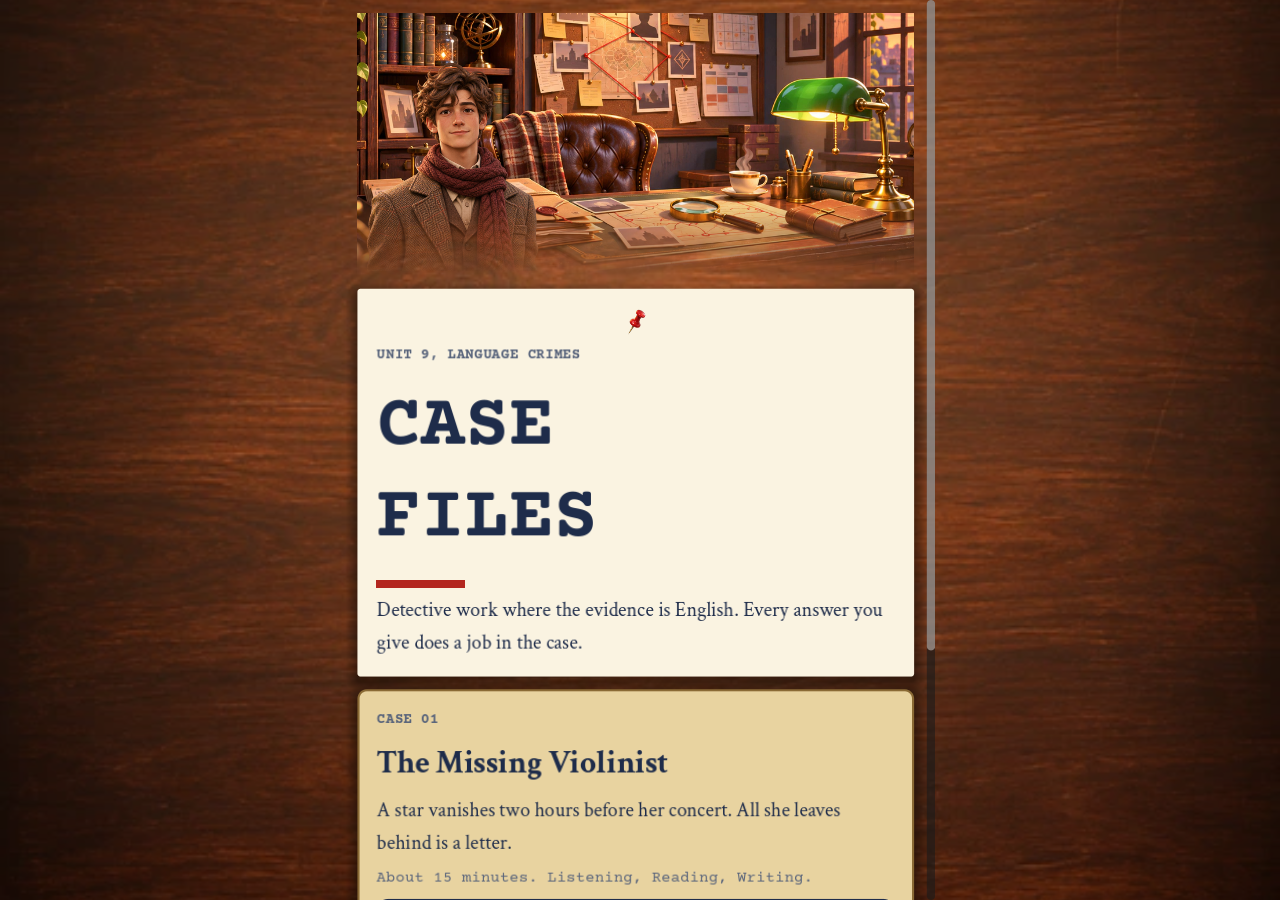
<file: index.html>
<!DOCTYPE html>
<html lang="en">
	<head>
		<meta charset="utf-8">
		<meta name="viewport" content="width=device-width, user-scalable=no, initial-scale=1.0">
		<title>Case Files</title>
		<style>
html, body, #canvas {
	margin: 0;
	padding: 0;
	border: 0;
}

body {
	color: white;
	background-color: black;
	overflow: hidden;
	touch-action: none;
}

#canvas {
	display: block;
}

#canvas:focus {
	outline: none;
}

#status, #status-splash, #status-progress {
	position: absolute;
	left: 0;
	right: 0;
}

#status, #status-splash {
	top: 0;
	bottom: 0;
}

#status {
	background-color: #f1e4c6;
	display: flex;
	flex-direction: column;
	justify-content: center;
	align-items: center;
	visibility: hidden;
}

#status-splash {
	max-height: 100%;
	max-width: 100%;
	margin: auto;
}

#status-splash.show-image--false {
	display: none;
}

#status-splash.fullsize--true {
	height: 100%;
	width: 100%;
	object-fit: contain;
}

#status-splash.use-filter--false {
	image-rendering: pixelated;
}

#status-progress, #status-notice {
	display: none;
}

#status-progress {
	bottom: 10%;
	width: 50%;
	margin: 0 auto;
}

#status-notice {
	background-color: #5b3943;
	border-radius: 0.5rem;
	border: 1px solid #9b3943;
	color: #e0e0e0;
	font-family: 'Noto Sans', 'Droid Sans', Arial, sans-serif;
	line-height: 1.3;
	margin: 0 2rem;
	overflow: hidden;
	padding: 1rem;
	text-align: center;
	z-index: 1;
}
		</style>
		<link id="-gd-engine-icon" rel="icon" type="image/png" href="index.icon.png" />
<link rel="apple-touch-icon" href="index.apple-touch-icon.png"/>
<meta name="theme-color" content="#d8c39a">
<style>
  @font-face { font-family: "CF Hand"; src: url("godot/assets/fonts/Kalam-Regular.ttf"); font-display: swap; }
  html, body { background: #d8c39a; overscroll-behavior: none; }
  /* Real text boxes laid over the canvas, so the phone keyboard opens the normal way. */
  .cf-input { position: fixed; z-index: 5; box-sizing: border-box; margin: 0; padding: 0 4px; border: 0; border-radius: 0; outline: none;
    background: transparent; color: #23447c; font-family: "CF Hand", "Bradley Hand", "Segoe Print", cursive; -webkit-appearance: none; appearance: none; }
  .cf-input:focus { background: rgba(255, 255, 255, .75); }
  .cf-input.caps { text-transform: uppercase; font-family: "Courier New", monospace; font-weight: 700; color: #1c2530; }
</style>
<script>
/* Bridge between the Godot game and the browser: speech for calls, typed answers, clipboard. */
(function () {
  'use strict';
  var synth = window.speechSynthesis, hasSpeech = !!(synth && window.SpeechSynthesisUtterance), voices = [], keep = [];
  function loadVoices() { try { voices = synth.getVoices() || []; } catch (e) {} }
  if (hasSpeech) { loadVoices(); if (synth.addEventListener) synth.addEventListener('voiceschanged', loadVoices); }
  // Phones only allow speech that was first started inside a tap, so unlock it on the first touch.
  var unlocked = false;
  function unlock() {
    if (unlocked || !hasSpeech) return; unlocked = true;
    try { var u = new SpeechSynthesisUtterance(' '); u.volume = 0; synth.speak(u); } catch (e) {}
  }
  window.addEventListener('pointerdown', unlock, true); window.addEventListener('touchend', unlock, true);

  function pick(prefer) {
    var gb = voices.filter(function (v) { return /^en[-_]GB/i.test(v.lang); });
    var pool = gb.length ? gb : voices.filter(function (v) { return /^en/i.test(v.lang); });
    if (!pool.length) return null;
    var fem = /female|kate|serena|martha|hazel|susan|libby|sonia|maisie|stephanie|fiona|moira|amy|emma/i;
    var mal = /\bmale|daniel|arthur|george|oliver|ryan|thomas|malcolm|gordon|brian/i;
    var want = prefer === 'male' ? pool.filter(function (v) { return mal.test(v.name) && !/female/i.test(v.name); }) : pool.filter(function (v) { return fem.test(v.name); });
    if (want.length) return want[0];
    return prefer === 'male' && pool.length > 1 ? pool[1] : pool[0];
  }

  window.cfSpeech = {
    state: 'idle', line: 0,
    /** Speaks the lines in order with a British voice. state ends as "done" (audio played) or "fail" (no voice). */
    speak: function (json) {
      var o = JSON.parse(json), self = this, lines = o.lines, done = false, started = false, t0 = Date.now(), w1, w2;
      var chars = lines.join(' ').length;
      self.state = 'playing'; self.line = 0;
      function finish(ok) { if (done) return; done = true; clearTimeout(w1); clearTimeout(w2); keep = []; self.state = ok ? 'done' : 'fail'; }
      if (!hasSpeech) { finish(false); return; }
      try {
        if (synth.speaking || synth.pending) synth.cancel();
        if (synth.paused) synth.resume();
        var voice = pick(o.prefer);
        keep = lines.map(function (text, i) {
          var u = new SpeechSynthesisUtterance(text);
          u.lang = 'en-GB'; if (voice) u.voice = voice; u.rate = o.rate || 0.95; u.pitch = o.pitch || 1;
          u.onstart = function () { started = true; self.line = i; };
          u.onerror = function (e) { if (e.error === 'interrupted' || e.error === 'canceled') finish(started); else finish(false); };
          if (i === lines.length - 1) u.onend = function () { finish(Date.now() - t0 > Math.min(1500, chars * 8)); };
          return u;
        });
        keep.forEach(function (u) { synth.speak(u); });
      } catch (e) { finish(false); return; }
      w1 = setTimeout(function () { if (!started) { try { synth.cancel(); } catch (e) {} finish(false); } }, 5000);
      w2 = setTimeout(function () { finish(true); }, chars * 120 + 15000);
    },
    stop: function () { try { if (hasSpeech) synth.cancel(); } catch (e) {} this.state = 'idle'; }
  };

  var inputs = {};
  window.cfInput = {
    /** Places one text box per field over the canvas. Rects are fractions of the canvas. Returns the current values. */
    sync: function (json) {
      var list = JSON.parse(json), canvas = document.getElementById('canvas') || document.querySelector('canvas');
      var r = canvas.getBoundingClientRect(), seen = {}, out = {};
      list.forEach(function (f) {
        var el = inputs[f.id];
        if (!el) {
          el = document.createElement('input');
          el.type = 'text'; el.className = 'cf-input' + (f.caps ? ' caps' : ''); el.id = 'cf-' + f.id;
          el.autocomplete = 'off'; el.spellcheck = false; el.setAttribute('autocapitalize', f.caps ? 'characters' : 'off'); el.setAttribute('autocorrect', 'off');
          el.setAttribute('aria-label', f.label || f.id); el.setAttribute('enterkeyhint', 'done');
          el.value = f.value || '';
          el.addEventListener('keydown', function (e) { if (e.key === 'Enter') el.blur(); e.stopPropagation(); });
          ['keyup', 'keypress', 'pointerdown', 'mousedown', 'touchstart'].forEach(function (t) { el.addEventListener(t, function (e) { e.stopPropagation(); }); });
          document.body.appendChild(el); inputs[f.id] = el;
        }
        el.style.left = (r.left + f.x * r.width) + 'px'; el.style.top = (r.top + f.y * r.height) + 'px';
        el.style.width = (f.w * r.width) + 'px'; el.style.height = (f.h * r.height) + 'px';
        el.style.fontSize = (f.size * r.height) + 'px';
        el.style.display = f.show ? '' : 'none';
        el.disabled = !!f.locked;
        if (f.force != null && el.value !== f.force) el.value = f.force;
        seen[f.id] = true; out[f.id] = el.value;
      });
      Object.keys(inputs).forEach(function (id) { if (!seen[id]) { inputs[id].remove(); delete inputs[id]; } });
      return JSON.stringify(out);
    }
  };

  window.cfCopy = function (text) { try { navigator.clipboard.writeText(text); return true; } catch (e) { return false; } };
  window.cfTestMode = /[?&]cftest/.test(location.search);
})();
</script>

	</head>
	<body>
		<canvas id="canvas">
			Your browser does not support the canvas tag.
		</canvas>

		<noscript>
			Your browser does not support JavaScript.
		</noscript>

		<div id="status">
			<img id="status-splash" class="show-image--true fullsize--false use-filter--true" src="index.png" alt="">
			<progress id="status-progress"></progress>
			<div id="status-notice"></div>
		</div>

		<script src="index.js"></script>
		<script>
const GODOT_CONFIG = {"args":[],"canvasResizePolicy":2,"emscriptenPoolSize":8,"ensureCrossOriginIsolationHeaders":true,"executable":"index","experimentalVK":false,"fileSizes":{"index.pck":8323628,"index.wasm":37685705},"focusCanvas":true,"gdextensionLibs":[],"godotPoolSize":4};
const GODOT_THREADS_ENABLED = false;
const engine = new Engine(GODOT_CONFIG);

(function () {
	const statusOverlay = document.getElementById('status');
	const statusProgress = document.getElementById('status-progress');
	const statusNotice = document.getElementById('status-notice');

	let initializing = true;
	let statusMode = '';

	function setStatusMode(mode) {
		if (statusMode === mode || !initializing) {
			return;
		}
		if (mode === 'hidden') {
			statusOverlay.remove();
			initializing = false;
			return;
		}
		statusOverlay.style.visibility = 'visible';
		statusProgress.style.display = mode === 'progress' ? 'block' : 'none';
		statusNotice.style.display = mode === 'notice' ? 'block' : 'none';
		statusMode = mode;
	}

	function setStatusNotice(text) {
		while (statusNotice.lastChild) {
			statusNotice.removeChild(statusNotice.lastChild);
		}
		const lines = text.split('\n');
		lines.forEach((line) => {
			statusNotice.appendChild(document.createTextNode(line));
			statusNotice.appendChild(document.createElement('br'));
		});
	}

	function displayFailureNotice(err) {
		console.error(err);
		if (err instanceof Error) {
			setStatusNotice(err.message);
		} else if (typeof err === 'string') {
			setStatusNotice(err);
		} else {
			setStatusNotice('An unknown error occurred.');
		}
		setStatusMode('notice');
		initializing = false;
	}

	const missing = Engine.getMissingFeatures({
		threads: GODOT_THREADS_ENABLED,
	});

	if (missing.length !== 0) {
		if (GODOT_CONFIG['serviceWorker'] && GODOT_CONFIG['ensureCrossOriginIsolationHeaders'] && 'serviceWorker' in navigator) {
			let serviceWorkerRegistrationPromise;
			try {
				serviceWorkerRegistrationPromise = navigator.serviceWorker.getRegistration();
			} catch (err) {
				serviceWorkerRegistrationPromise = Promise.reject(new Error('Service worker registration failed.'));
			}
			// There's a chance that installing the service worker would fix the issue
			Promise.race([
				serviceWorkerRegistrationPromise.then((registration) => {
					if (registration != null) {
						return Promise.reject(new Error('Service worker already exists.'));
					}
					return registration;
				}).then(() => engine.installServiceWorker()),
				// For some reason, `getRegistration()` can stall
				new Promise((resolve) => {
					setTimeout(() => resolve(), 2000);
				}),
			]).then(() => {
				// Reload if there was no error.
				window.location.reload();
			}).catch((err) => {
				console.error('Error while registering service worker:', err);
			});
		} else {
			// Display the message as usual
			const missingMsg = 'Error\nThe following features required to run Godot projects on the Web are missing:\n';
			displayFailureNotice(missingMsg + missing.join('\n'));
		}
	} else {
		setStatusMode('progress');
		engine.startGame({
			'onProgress': function (current, total) {
				if (current > 0 && total > 0) {
					statusProgress.value = current;
					statusProgress.max = total;
				} else {
					statusProgress.removeAttribute('value');
					statusProgress.removeAttribute('max');
				}
			},
		}).then(() => {
			setStatusMode('hidden');
		}, displayFailureNotice);
	}
}());
		</script>
	</body>
</html>
</file>
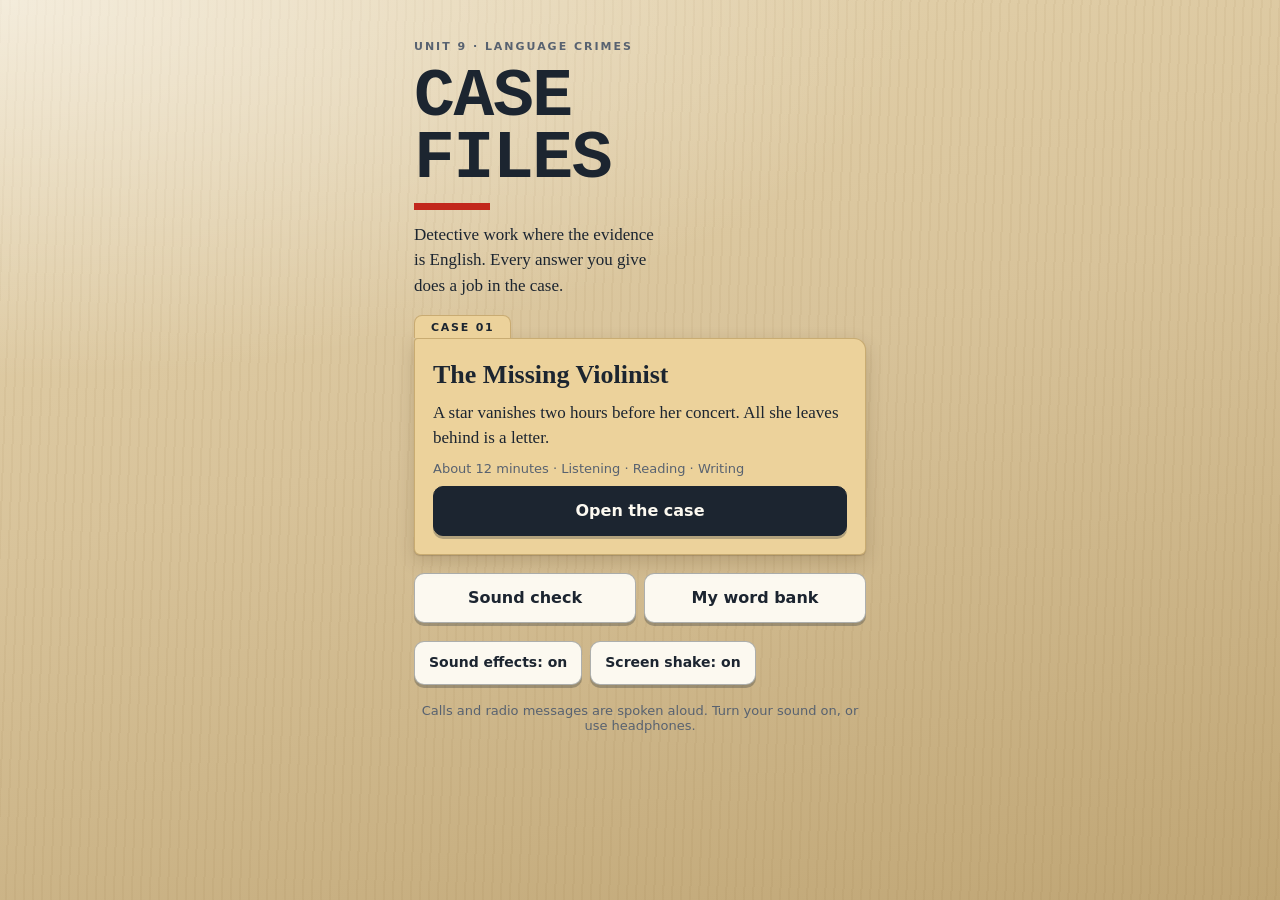
<file: legacy-html/index.html>
<!doctype html>
<html lang="en">
<head>
  <meta charset="utf-8">
  <meta name="viewport" content="width=device-width, initial-scale=1, viewport-fit=cover">
  <meta name="theme-color" content="#d8c39a">
  <title>Case Files</title>
  <meta name="description" content="An IELTS practice game disguised as detective work.">
  <link rel="stylesheet" href="css/style.css">
</head>
<body>
  <div id="app">
    <header id="bar" hidden>
      <div class="bar-title">
        <span id="bar-case"></span>
        <b id="bar-scene"></b>
      </div>
      <button id="clock" type="button" aria-label="Case clock">
        <svg viewBox="0 0 24 24" aria-hidden="true"><circle cx="12" cy="12" r="10"/><path d="M12 3.2v1.6M12 19.2v1.6M3.2 12h1.6M19.200 12h1.6"/><line id="hand-h" x1="12" y1="12" x2="12" y2="7.200"/><line id="hand-m" x1="12" y1="12" x2="12" y2="4.600"/><circle class="hub" cx="12" cy="12" r="1.100"/></svg>
        <span><b id="clock-time"></b><small id="clock-sub"></small></span>
      </button>
      <button id="btn-hint" type="button"><span>Ask Sam</span><span id="hint-pips"></span></button>
      <button id="btn-notebook" type="button" aria-label="Notebook">
        <svg viewBox="0 0 24 24" aria-hidden="true"><path d="M6 3h11a2 2 0 0 1 2 2v14a2 2 0 0 1-2 2H6z"/><path d="M6 3v18M3 7h3M3 12h3M3 17h3M10 8h5M10 12h5"/></svg>
      </button>
      <div id="progress" aria-hidden="true"></div>
    </header>
    <div id="place" aria-hidden="true"><div id="place-art"></div></div>
    <div id="prop"></div>
    <main id="stage"></main>
    <footer id="tray" hidden></footer>
    <div id="dialogue" hidden></div>
    <div id="sheet" hidden></div>
    <div id="wipe" hidden></div>
    <div id="stamp-layer" aria-live="polite"></div>
    <div id="toasts" aria-live="polite"></div>
  </div>
  <noscript>Case Files needs JavaScript to run.</noscript>

  <script src="js/engine.js"></script>
  <script src="js/feel.js"></script>
  <script src="js/scenes.js"></script>
  <!-- Each case is one data file. Add new cases here. -->
  <script src="cases/missing-violinist.js"></script>
  <script>CaseFiles.boot();</script>
</body>
</html>
</file>
<file: legacy-html/css/style.css>
/* CASE FILES — a detective's desk in daylight: paper, ink, and one red for evidence. */

:root {
  --desk: #d8c39a;
  --desk-dark: #bfa574;
  --paper: #fcf9f0;
  --paper-2: #f3ecda;
  --manila: #ecd29b;
  --ink: #1c2530;
  --ink-soft: #586270;
  --rule: #d6ccb4;
  --red: #c2271c;
  --red-soft: #f6dcd6;
  --blue: #23447c;
  --green: #dfe8cf;
  --serif: "Iowan Old Style", "Palatino Linotype", Palatino, Georgia, "Noto Serif", serif;
  --type: "Courier Prime", "Courier New", Courier, "Nimbus Mono PS", monospace;
  --hand: "Bradley Hand", "Segoe Print", "Noteworthy", "Comic Sans MS", cursive;
  --sans: system-ui, -apple-system, "Segoe UI", Roboto, "Helvetica Neue", Arial, sans-serif;
  --shadow: 0 1px 1px rgba(60, 40, 10, .18), 0 6px 18px rgba(60, 40, 10, .18);
}

* { box-sizing: border-box; -webkit-tap-highlight-color: transparent; }
[hidden] { display: none !important; }
html, body { height: 100%; margin: 0; }
body {
  font: 17px/1.5 var(--serif); color: var(--ink);
  background:
    radial-gradient(120% 70% at 0% 0%, rgba(255, 255, 255, .55), transparent 60%),
    repeating-linear-gradient(92deg, rgba(120, 85, 35, .05) 0 2px, transparent 2px 9px),
    linear-gradient(165deg, #e6d5b0, var(--desk) 45%, var(--desk-dark));
  background-attachment: fixed;
  overscroll-behavior: none;
}
button, input { font: inherit; color: inherit; }
button { cursor: pointer; touch-action: manipulation; }
h1, h2, h3, h4, p { margin: 0; }
em { font-style: normal; font-weight: 700; color: var(--red); }

#app {
  position: relative; display: flex; flex-direction: column;
  height: 100vh; height: 100dvh; max-width: 540px; margin: 0 auto; overflow: hidden;
}

/* ───── top bar ───── */
#bar {
  flex: none; display: grid; grid-template-columns: 1fr auto auto auto; gap: 6px; align-items: center;
  padding: 8px 10px 10px; padding-top: max(8px, env(safe-area-inset-top));
  background: var(--manila); border-bottom: 1px solid rgba(90, 60, 10, .35);
  box-shadow: 0 2px 8px rgba(60, 40, 10, .18); position: relative; z-index: 5;
}
.bar-title { min-width: 0; line-height: 1.15; }
.bar-title span { display: block; font: 700 10px/1.2 var(--sans); letter-spacing: .14em; text-transform: uppercase; color: var(--ink-soft); }
.bar-title b { display: block; font-size: 15px; white-space: nowrap; overflow: hidden; text-overflow: ellipsis; }
#bar button {
  min-height: 44px; border: 1px solid rgba(28, 37, 48, .35); border-radius: 8px; background: var(--paper);
  padding: 4px 8px; display: flex; align-items: center; gap: 6px;
}
#bar svg { width: 22px; height: 22px; fill: none; stroke: currentColor; stroke-width: 1.7; stroke-linecap: round; stroke-linejoin: round; flex: none; }
#clock span { display: flex; flex-direction: column; line-height: 1.05; text-align: left; }
#clock b { font: 700 15px var(--type); white-space: nowrap; }
#clock small { font: 10px var(--sans); color: var(--ink-soft); white-space: nowrap; }
#clock.tight { border-color: var(--red); }
#clock.late { background: var(--red); color: #fff; border-color: var(--red); }
#clock.late small { color: #fff; }
#clock.hit { animation: hit .7s; }
@keyframes hit { 0%, 60% { background: var(--red); color: #fff; transform: scale(1.12); } 100% { transform: none; } }
#btn-hint { flex-direction: column; gap: 3px !important; font: 700 12px var(--sans); }
#btn-hint span:first-child { white-space: nowrap; }
#hint-pips { display: flex; gap: 4px; }
#hint-pips i { width: 9px; height: 9px; border-radius: 50%; border: 1.5px solid var(--ink); }
#hint-pips i.on { background: var(--ink); }
#btn-notebook { position: relative; }
#btn-notebook.ping::after { content: ""; position: absolute; top: -4px; right: -4px; width: 12px; height: 12px; border-radius: 50%; background: var(--red); border: 2px solid var(--manila); }
#progress { position: absolute; left: 0; right: 0; bottom: 0; display: flex; gap: 2px; height: 3px; }
#progress i { flex: 1; background: rgba(28, 37, 48, .16); }
#progress i.done { background: var(--ink); }
#progress i.now { background: var(--red); }

/* ───── stage and tray ───── */
#stage { flex: 1; overflow-y: auto; padding: 14px 12px 28px; -webkit-overflow-scrolling: touch; }
#tray {
  flex: none; padding: 10px 12px; padding-bottom: max(10px, env(safe-area-inset-bottom));
  background: rgba(252, 249, 240, .96); border-top: 1px solid rgba(90, 60, 10, .3);
  box-shadow: 0 -4px 14px rgba(60, 40, 10, .14); display: flex; flex-direction: column; gap: 8px;
  max-height: 62%; overflow-y: auto; z-index: 4;
}
.tray-note, .options-prompt { font: 14px/1.35 var(--sans); text-align: center; color: var(--ink-soft); padding: 4px 0; }
.tray-note b { color: var(--ink); }

.btn {
  min-height: 50px; padding: 10px 16px; border-radius: 10px; border: 1.5px solid var(--ink);
  background: var(--paper); font: 700 16px/1.2 var(--sans); text-align: center; width: 100%;
}
.btn.primary { background: var(--ink); color: var(--paper); }
.btn.primary.danger { background: var(--red); border-color: var(--red); }
.btn.ghost { border-color: rgba(28, 37, 48, .35); font-weight: 600; }
.btn.small { min-height: 44px; font-size: 14px; width: auto; padding: 8px 14px; }
.btn:disabled { opacity: .42; cursor: default; }
.btn:active:not(:disabled) { transform: translateY(1px); }
.row { display: flex; gap: 8px; }

/* ───── paper ───── */
.paper {
  position: relative; background: var(--paper); box-shadow: var(--shadow); border-radius: 3px;
  padding: 20px 18px; margin: 0 auto 14px; max-width: 480px;
}
.paper h2 { font-size: 21px; line-height: 1.2; }
.doc-ref { font: 700 10.5px/1.3 var(--sans); letter-spacing: .12em; text-transform: uppercase; color: var(--ink-soft); margin: 2px 0 12px; }
.hand { font-family: var(--hand); color: var(--blue); font-size: 19px; }
.pin { position: absolute; top: -7px; left: 50%; width: 16px; height: 16px; margin-left: -8px; border-radius: 50%;
  background: radial-gradient(circle at 35% 30%, #ef6a5d, var(--red) 60%, #7c150e); box-shadow: 0 3px 4px rgba(0, 0, 0, .35); }

.stamp {
  display: inline-block; font: 800 14px/1 var(--sans); letter-spacing: .14em; text-transform: uppercase;
  color: var(--red); border: 3px solid currentColor; border-radius: 6px; padding: 7px 10px; transform: rotate(-7deg);
  mix-blend-mode: multiply; opacity: .9;
}
.stamp.ink { color: var(--blue); } .stamp.grey { color: #6d7480; }
.stamp.small { position: absolute; top: 14px; right: 12px; font-size: 12px; }
#stamp-layer { position: absolute; inset: 0; display: flex; align-items: center; justify-content: center; pointer-events: none; z-index: 30; }
.stamp.big {
  font-size: min(7.2vw, 38px); letter-spacing: .08em; border-width: 5px; padding: 14px 16px; border-radius: 12px; text-align: center;
  background: rgba(252, 249, 240, .9); mix-blend-mode: normal; opacity: 1; max-width: 92%;
  animation: slam .38s cubic-bezier(.2, 1.5, .4, 1) both; box-shadow: 0 10px 30px rgba(60, 40, 10, .3);
}
.stamp.big.out { transition: opacity .28s; opacity: 0; }
@keyframes slam { from { transform: rotate(-7deg) scale(3); opacity: 0; } to { transform: rotate(-7deg) scale(1); opacity: 1; } }

/* ───── home ───── */
.home { max-width: 460px; margin: 0 auto; padding: 16px 4px; display: flex; flex-direction: column; gap: 18px; }
.home-unit { font: 700 11px var(--sans); letter-spacing: .18em; text-transform: uppercase; color: var(--ink-soft); }
.home-head h1 { font: 700 68px/.92 var(--type); letter-spacing: -.02em; text-transform: uppercase; margin: 8px 0 12px; }
.home-head h1::after { content: ""; display: block; width: 76px; height: 7px; background: var(--red); margin-top: 12px; }
.home-head p { font-size: 17px; max-width: 30ch; }
.folder { position: relative; background: var(--manila); border-radius: 4px 12px 6px 6px; padding: 22px 18px 18px; box-shadow: var(--shadow);
  display: flex; flex-direction: column; gap: 10px; margin-top: 22px; border: 1px solid rgba(120, 85, 20, .3); }
.folder-tab { position: absolute; top: -24px; left: -1px; background: var(--manila); padding: 5px 16px 4px; border-radius: 8px 8px 0 0;
  font: 700 11px var(--sans); letter-spacing: .16em; text-transform: uppercase; border: 1px solid rgba(120, 85, 20, .3); border-bottom: 0; }
.folder h2 { font-size: 26px; line-height: 1.1; }
.folder-meta { font: 13px var(--sans); color: var(--ink-soft); }
.home-tools { display: flex; gap: 8px; }
.home-note { font: 13px var(--sans); color: var(--ink-soft); text-align: center; }

/* ───── title card ───── */
.title-card { max-width: 420px; margin: 9vh auto 0; text-align: center; padding: 30px 18px; border-top: 2px solid var(--ink); border-bottom: 2px solid var(--ink); }
.tc-num, .tc-skill { display: block; font: 700 11px var(--sans); letter-spacing: .18em; text-transform: uppercase; color: var(--ink-soft); }
.title-card h1 { font: 700 34px/1.05 var(--type); text-transform: uppercase; margin: 12px 0; }
.tc-skill { color: var(--red); }
.title-card p { margin-top: 14px; font-style: italic; }

/* ───── dialogue ───── */
#dialogue { position: absolute; inset: 0; z-index: 20; display: flex; align-items: flex-end; padding: 10px; padding-bottom: max(10px, env(safe-area-inset-bottom));
  background: linear-gradient(to top, rgba(40, 28, 8, .28), transparent 55%); cursor: pointer; }
.dlg-box { width: 100%; background: var(--paper); border-radius: 12px; padding: 12px 14px 10px; box-shadow: 0 8px 28px rgba(40, 28, 8, .35);
  border-left: 6px solid var(--ink); animation: rise .2s ease-out both; min-height: 132px; display: flex; flex-direction: column; }
.dlg-box.tone-red { border-left-color: var(--red); } .dlg-box.tone-grey { border-left-color: #8a8f98; }
@keyframes rise { from { transform: translateY(12px); opacity: 0; } to { transform: none; opacity: 1; } }
.dlg-who { display: flex; align-items: center; gap: 8px; margin-bottom: 6px; font-family: var(--sans); }
.dlg-who b { font-size: 14px; } .dlg-who small { font-size: 11.5px; color: var(--ink-soft); }
.avatar { flex: none; width: 30px; height: 30px; border-radius: 50%; background: var(--ink); color: var(--paper); display: grid; place-items: center; font: 700 11px var(--sans); }
.tone-red .avatar, .avatar.tone-red { background: var(--red); } .tone-grey .avatar { background: #7a808a; }
.dlg-text { font-size: 17.5px; line-height: 1.42; flex: 1; }
.dlg-next { align-self: flex-end; font: 11px var(--sans); color: var(--ink-soft); letter-spacing: .05em; margin-top: 4px; }

/* ───── sheets (notebook, confirm) ───── */
#sheet { position: absolute; inset: 0; z-index: 40; background: rgba(40, 28, 8, .45); display: flex; align-items: flex-end; }
.sheet-panel { width: 100%; max-height: 88%; overflow-y: auto; background: var(--paper); border-radius: 16px 16px 0 0; padding: 18px 16px;
  padding-bottom: max(18px, env(safe-area-inset-bottom)); display: flex; flex-direction: column; gap: 10px; animation: rise .2s both; }
.sheet-panel.confirm p { font-family: var(--sans); font-size: 15px; }
.muted { color: var(--ink-soft); }
.notebook { min-height: 70%; background: repeating-linear-gradient(var(--paper) 0 31px, #dfe5ee 31px 32px); }
.nb-head { display: flex; justify-content: space-between; align-items: center; }
.nb-head h2 { font: 700 22px var(--type); text-transform: uppercase; }
.nb-close { width: 44px; height: 44px; border: 0; background: none; font-size: 30px; line-height: 1; }
.nb-tabs { display: flex; gap: 6px; }
.nb-tab { flex: 1; min-height: 44px; border: 1.5px solid var(--ink); border-radius: 8px; background: var(--paper); font: 700 14px var(--sans); }
.nb-tab.on { background: var(--ink); color: var(--paper); }
.nb-body { display: flex; flex-direction: column; gap: 12px; padding: 4px 0 10px; }
.nb-empty { font: 15px var(--sans); color: var(--ink-soft); background: var(--paper); padding: 8px; }
.nb-fact, .nb-ev, .nb-word { background: var(--paper); border: 1px solid var(--rule); border-radius: 6px; padding: 9px 11px; }
.nb-fact h4 { font: 700 12px var(--sans); letter-spacing: .1em; text-transform: uppercase; color: var(--red); margin-bottom: 2px; }
.nb-fact p, .nb-ev { font-family: var(--hand); color: var(--blue); font-size: 17px; line-height: 1.35; }
.nb-h, .nb-group h3 { font: 700 13px var(--sans); letter-spacing: .1em; text-transform: uppercase; background: var(--paper); display: inline-block; padding-right: 6px; }
.nb-group h3 span { color: var(--red); }
.nb-sub { font: 12.5px var(--sans); color: var(--ink-soft); margin-bottom: 6px; }
.nb-group { display: flex; flex-direction: column; }
.nb-word { margin-bottom: 6px; font-size: 16px; line-height: 1.35; }
.nb-a { font-weight: 700; } .nb-arrow { color: var(--red); margin: 0 6px; font-family: var(--sans); } .nb-b { font-family: var(--hand); color: var(--blue); }
.nb-grammar .nb-a { text-decoration: line-through; text-decoration-color: var(--red); font-weight: 400; }
.nb-n { font: 13px var(--sans); color: var(--ink-soft); margin-top: 3px; }
.nb-leave { align-self: center; }

/* ───── toasts ───── */
#toasts { position: absolute; top: 70px; left: 0; right: 0; z-index: 50; display: flex; flex-direction: column; align-items: center; gap: 6px; pointer-events: none; padding: 0 12px; }
.toast { background: var(--ink); color: var(--paper); font: 600 13.5px/1.3 var(--sans); padding: 9px 14px; border-radius: 20px; box-shadow: var(--shadow);
  animation: rise .2s both; transition: opacity .4s; max-width: 100%; text-align: center; }
.toast.bad { background: var(--red); } .toast.note { background: var(--blue); } .toast.ev { background: var(--paper); color: var(--red); border: 2px solid var(--red); }
.toast.out { opacity: 0; }

/* ───── documents: incident sheet, receipt, newspaper ───── */
.sheet dl, .report dl { margin: 0; display: grid; grid-template-columns: auto 1fr; gap: 0; }
.sheet dt, .report dt { font: 700 11px/1.5 var(--sans); letter-spacing: .08em; text-transform: uppercase; color: var(--ink-soft); padding: 9px 12px 9px 0; border-top: 1px solid var(--rule); }
.sheet dd, .report dd { margin: 0; font: 15.5px/1.4 var(--type); padding: 8px 0; border-top: 1px solid var(--rule); }
.sheet { border-top: 8px solid var(--ink); }

.receipt { max-width: 310px; font: 14px/1.45 var(--type); padding: 22px 18px 30px; text-align: center; border-radius: 0;
  -webkit-mask: linear-gradient(#000 0 0) top / 100% calc(100% - 9px) no-repeat, conic-gradient(from -45deg at 50% 0, #000 90deg, transparent 0) bottom / 14px 9px repeat-x;
  mask: linear-gradient(#000 0 0) top / 100% calc(100% - 9px) no-repeat, conic-gradient(from -45deg at 50% 0, #000 90deg, transparent 0) bottom / 14px 9px repeat-x; }
.receipt h2 { font: 700 19px var(--type); letter-spacing: .06em; }
.r-ref { margin: 6px 0 10px; padding-bottom: 10px; border-bottom: 1.5px dashed var(--ink); }
.r-lines p, .r-total { display: flex; justify-content: space-between; gap: 10px; text-align: left; }
.r-lines b { text-align: right; }
.r-lines p:nth-child(5) { background: var(--red-soft); color: var(--red); margin: 2px -6px; padding: 2px 6px; }
.r-total { margin-top: 10px; padding-top: 10px; border-top: 1.5px dashed var(--ink); font-weight: 700; }
.r-note { margin-top: 12px; font-family: var(--hand); color: var(--blue); font-size: 16px; transform: rotate(-1.5deg); }
.r-thanks { margin-top: 12px; font-size: 12px; }

.newspaper { padding: 18px 16px 22px; background: #f4efe1; }
.np-name { font: 700 27px/1 "Old English Text MT", "UnifrakturCook", var(--serif); text-align: center; letter-spacing: .01em; }
.np-rule { font: 10.5px var(--sans); letter-spacing: .14em; text-transform: uppercase; text-align: center; border-top: 3px double var(--ink); border-bottom: 1px solid var(--ink); padding: 4px 0; margin: 8px 0 14px; }
.newspaper h2 { font: 900 33px/1 var(--serif); text-transform: uppercase; letter-spacing: -.01em; }
.np-sub { font: italic 17px/1.3 var(--serif); margin: 8px 0 12px; padding-bottom: 10px; border-bottom: 1px solid var(--ink); }
.np-body p { font-size: 15.5px; line-height: 1.5; margin-bottom: 9px; text-align: left; }
.np-body p:first-child::first-letter { font-size: 44px; float: left; line-height: .85; padding: 4px 6px 0 0; font-weight: 700; }

/* ───── tape player ───── */
.tape { display: flex; gap: 10px; align-items: center; background: #2b3440; color: #f3ecda; border-radius: 10px; padding: 12px 14px; margin: 0 auto 12px; max-width: 480px; box-shadow: var(--shadow); }
.reels { display: flex; gap: 6px; }
.reels i { width: 28px; height: 28px; border-radius: 50%; border: 3px solid #f3ecda; background: conic-gradient(#f3ecda 0 12%, transparent 0 33%, #f3ecda 0 45%, transparent 0 66%, #f3ecda 0 78%, transparent 0); }
.tape.playing .reels i { animation: spin 1.6s linear infinite; }
@keyframes spin { to { transform: rotate(360deg); } }
.tape-info { flex: 1; min-width: 0; display: flex; flex-direction: column; font-family: var(--sans); }
.tape-info b { font-size: 14px; letter-spacing: .08em; text-transform: uppercase; }
.tape-info small { font-size: 12px; opacity: .75; white-space: nowrap; overflow: hidden; text-overflow: ellipsis; }
.tape-bar { height: 4px; background: rgba(243, 236, 218, .25); border-radius: 2px; margin: 7px 0 4px; overflow: hidden; }
.tape-bar i { display: block; height: 100%; width: 0; background: var(--red); transition: width .4s; }
.tape-status { font-size: 12px; color: #f0b9b2; }
.tape-play { flex: none; width: auto; min-width: 96px; min-height: 56px; background: var(--red); border-color: var(--red); color: #fff; }
.tape-play:disabled { background: transparent; border-color: rgba(243, 236, 218, .4); color: #f3ecda; opacity: .7; }
.transcript { background: var(--paper); border: 2px dashed var(--red); border-radius: 8px; padding: 12px; margin: 0 auto 12px; max-width: 480px; display: flex; flex-direction: column; gap: 6px; font: 15px/1.45 var(--type); }
.transcript-note { font: 13px var(--sans); color: var(--red); }

/* ───── wiretap: notebook form ───── */
.notebook-page { background: linear-gradient(90deg, transparent 33px, #e9a9a2 33px 34.5px, transparent 34.5px), repeating-linear-gradient(var(--paper) 0 43px, #cfd9e6 43px 44px); padding: 14px 14px 22px 46px; }
.notebook-page h2 { font: 700 20px var(--type); text-transform: uppercase; line-height: 44px; }
.notebook-page .doc-ref { margin: -8px 0 4px; line-height: 16px; height: 16px; }
.field { display: flex; align-items: flex-end; gap: 8px; min-height: 44px; padding-bottom: 3px; flex-wrap: wrap; }
.field label { font: 700 11.5px/1.2 var(--sans); letter-spacing: .08em; text-transform: uppercase; color: var(--ink-soft); padding-bottom: 6px; flex: none; }
.field input { flex: 1; min-width: 90px; border: 0; border-bottom: 2px solid var(--ink); background: transparent; border-radius: 0;
  font: 20px/1.1 var(--hand); color: var(--blue); padding: 6px 4px 3px; height: 38px; outline: none; }
.field input:focus { border-bottom-color: var(--red); background: #fff; }
.field input:disabled { opacity: 1; -webkit-text-fill-color: var(--blue); }
.field .prefix { padding-bottom: 2px; }
.field.given .hand { padding-bottom: 1px; }
.field .mark { font: 700 20px var(--sans); width: 20px; padding-bottom: 4px; }
.field.ok .mark, .field.locked .mark { color: #2d7a3b; }
.field.bad .mark { color: var(--red); }
.field.bad input { color: var(--red); -webkit-text-fill-color: var(--red); text-decoration: line-through; }
.field.fixed input { color: var(--red); -webkit-text-fill-color: var(--red); }

/* ───── tail: map ───── */
.map-paper { padding: 8px; }
.map { display: block; width: 100%; height: auto; user-select: none; -webkit-user-select: none; }
.map-ground { fill: #ece3cc; }
.map-road { fill: #fdfbf5; }
.map-street { font: 700 8.6px var(--sans); letter-spacing: .12em; fill: #6c7480; }
.map-block rect { fill: #e3d6b6; stroke: var(--ink); stroke-width: 1.2; }
.map-block.park rect { fill: var(--green); stroke-dasharray: 4 3; }
.map-block.start rect { fill: var(--ink); }
.map-block.start .map-name { fill: var(--paper); }
.map-name { font: 700 10.5px var(--sans); fill: var(--ink); }
.map-block.pick { cursor: pointer; }
.map-block.pick rect { fill: var(--paper); }
.map-block.pick circle { fill: none; stroke: var(--ink); stroke-width: 1.2; }
.map-letter { font: 700 17px var(--serif); fill: var(--ink); }
.map-block.sel rect { fill: var(--red-soft); stroke: var(--red); stroke-width: 3; }
.map-block.sel circle { fill: var(--red); stroke: var(--red); }
.map-block.sel .map-letter { fill: #fff; }
.map-block.dead { opacity: .35; pointer-events: none; }
.map-mark.bus rect { fill: var(--ink); }
.map-mark text { font: 700 8px var(--sans); fill: #fff; letter-spacing: .04em; }
.map-mark.door path { fill: var(--red); }
.map-mark.door text { fill: var(--paper); font-size: 7.6px; }

/* ───── interrogation ───── */
.interro-top { position: sticky; top: -14px; z-index: 3; margin: -14px -12px 12px; padding: 10px 12px; background: var(--manila); box-shadow: 0 3px 10px rgba(60, 40, 10, .2); }
.interro-meta { display: flex; justify-content: space-between; align-items: center; margin-bottom: 8px; }
.pressure { display: flex; align-items: center; gap: 5px; font: 700 10.5px var(--sans); letter-spacing: .14em; text-transform: uppercase; }
.pressure i { width: 30px; height: 12px; border: 1.5px solid var(--ink); border-radius: 3px; background: var(--paper); transition: background .3s; }
.pressure i.on { background: var(--red); border-color: var(--red); }
.pressure.full { color: var(--red); animation: throb .7s 3; }
@keyframes throb { 50% { transform: scale(1.06); } }
.chips { display: flex; gap: 4px; }
.chips i { width: 13px; height: 13px; border-radius: 50%; border: 1.5px solid var(--ink); background: var(--paper); }
.chips .c-T { background: var(--blue); border-color: var(--blue); } .chips .c-F { background: var(--red); border-color: var(--red); } .chips .c-NG { background: #8a8f98; border-color: #8a8f98; }
.chips .by-sam { opacity: .4; }
.quote { background: var(--paper); border-radius: 10px; padding: 10px 12px; border-left: 6px solid var(--red); min-height: 96px; }
.quote.in { animation: rise .25s both; }
.quote-who { display: flex; align-items: center; gap: 8px; font-family: var(--sans); margin-bottom: 4px; }
.quote-who b { font-size: 13.5px; } .quote-who small { font-size: 11.5px; color: var(--ink-soft); }
.quote p { font-size: 17.5px; line-height: 1.38; }

.schedule { padding: 0 0 8px; overflow: hidden; }
.schedule::after { content: ""; position: absolute; inset: 0; pointer-events: none; background: linear-gradient(115deg, transparent 30%, rgba(255, 255, 255, .28) 42%, transparent 50%); }
.sch-head { background: var(--ink); color: var(--paper); padding: 12px 16px; display: grid; grid-template-columns: 1fr auto; font-family: var(--sans); }
.sch-head b { grid-column: 1 / -1; font-size: 19px; letter-spacing: .16em; }
.sch-head span { font-size: 12.5px; opacity: .85; }
.sch-sub { font: italic 14px/1.35 var(--serif); padding: 9px 16px; border-bottom: 1px solid var(--rule); }
.schedule section { transition: background .3s; }
.schedule h3 { font: 700 11px var(--sans); letter-spacing: .18em; text-transform: uppercase; color: var(--red); padding: 12px 16px 4px; }
.line { display: grid; grid-template-columns: 96px 1fr; column-gap: 8px; align-items: start; width: 100%; min-height: 48px; text-align: left; border: 0; border-top: 1px dotted var(--rule);
  background: none; padding: 9px 16px; position: relative; }
.line-time { font: 700 13.5px/1.45 var(--type); }
.line-text { font-size: 15.5px; line-height: 1.38; grid-column: 2; }
.line:not(:has(.line-time)) .line-text { grid-column: 1 / -1; }
.line-tag { grid-column: 1 / -1; font: 700 10px var(--sans); letter-spacing: .1em; text-transform: uppercase; color: var(--red); }
.line-tag:empty { display: none; }
.schedule.armed .line { background: rgba(194, 39, 28, .045); }
.schedule.armed .line:active { background: var(--red-soft); }
.line.proved { background: var(--red-soft) !important; box-shadow: inset 5px 0 0 var(--red); }
.line.confirmed { box-shadow: inset 5px 0 0 var(--blue); background: #e9eef7 !important; }
section.hl, .letter-para.hl { background: #fff3b8; box-shadow: 0 0 0 4px #fff3b8; }
.verdicts { display: grid; grid-template-columns: 1fr 1fr 1.25fr; gap: 8px; }
.verdict { min-height: 56px; text-transform: uppercase; letter-spacing: .06em; font-size: 15px; padding: 8px 4px; }
.v-t { border-color: var(--blue); color: var(--blue); } .v-f { background: var(--red); border-color: var(--red); color: #fff; } .v-ng { border-color: #6d7480; color: #4d545f; }
.prove { display: flex; align-items: center; gap: 10px; }
.prove p { flex: 1; font: 15px/1.3 var(--sans); }
.prove b { color: var(--red); }

/* ───── chart + memo ───── */
.chart-paper { margin-top: 8px; padding: 18px 12px 10px; }
.chart-paper h2 { font: 700 16px var(--sans); } .chart-paper .doc-ref { margin-bottom: 4px; }
.chart { display: block; width: 100%; height: auto; }
.chart .grid { stroke: var(--rule); stroke-width: 1; } .chart .grid.cap { stroke: var(--ink-soft); stroke-dasharray: 4 3; }
.chart .axis { stroke: var(--ink); stroke-width: 1.5; }
.chart .tick { font: 9px var(--sans); fill: var(--ink-soft); }
.chart .bar rect { fill: var(--ink); transition: fill .3s; }
.chart .bar.hl rect { fill: var(--red); }
.chart .val { font: 700 11px var(--sans); fill: var(--ink); } .chart .lab { font: 700 11px var(--sans); fill: var(--ink); } .chart .tag { font: 9px var(--sans); fill: var(--red); }
.memo { font-family: var(--type); padding: 16px 12px; }
.memo-head { border-bottom: 1.5px solid var(--ink); padding: 0 6px 10px; margin-bottom: 6px; font-size: 14px; }
.memo-head span { display: inline-block; width: 72px; font: 700 10.5px var(--sans); letter-spacing: .1em; text-transform: uppercase; color: var(--ink-soft); }
.sentence { display: block; width: 100%; text-align: left; background: none; border: 0; border-bottom: 1px dotted var(--rule); padding: 11px 6px; min-height: 48px; font: 15.5px/1.45 var(--type); border-radius: 4px; }
.sentence:active { background: var(--paper-2); }
.s-tag { display: block; font: 700 10.5px var(--sans); letter-spacing: .06em; color: #2d7a3b; }
.s-tag:empty { display: none; }
.sentence.checked { color: var(--ink-soft); }
.sentence.circled { background: var(--red-soft); box-shadow: inset 0 0 0 2.5px var(--red); }
del { color: var(--red); text-decoration-thickness: 2px; }
ins { text-decoration: none; font-family: var(--hand); color: var(--blue); font-size: 1.12em; }
.sentence ins { display: block; margin-top: 4px; }
.options { display: flex; flex-direction: column; gap: 8px; }
.option { text-align: left; font: 500 15px/1.35 var(--serif); min-height: 56px; }
.option.struck, .linker.struck { text-decoration: line-through; text-decoration-color: var(--red); }
.options .ghost { align-self: center; }

/* ───── forged letter ───── */
.letter { padding: 26px 22px 30px; font-size: 17px; }
.letter-from { display: flex; flex-direction: column; align-items: flex-end; font-size: 14.5px; line-height: 1.35; color: var(--ink-soft); margin-bottom: 16px; }
.letter-greet { margin-bottom: 10px; }
.letter-para { margin-bottom: 12px; line-height: 2.05; border-radius: 4px; transition: background .3s; }
.sent { padding: 5px 2px; border-radius: 4px; cursor: pointer; border-bottom: 1.5px dashed rgba(28, 37, 48, .28); -webkit-box-decoration-break: clone; box-decoration-break: clone; }
.sent:active { background: var(--paper-2); }
.sent.fine { border-bottom-color: transparent; color: var(--ink-soft); cursor: default; }
.sent.querying { background: #fff3b8; }
.sent.caught { background: var(--red-soft); border-bottom: 0; cursor: default; }
.sent ins { margin-left: 4px; }
.letter-close { margin-top: 18px; }
.letter-sign { font: 30px/1.3 var(--hand); color: var(--blue); margin-top: 4px; }

/* ───── torn note ───── */
.torn-wrap { max-width: 460px; margin: 0 auto; padding: 6px 4px; }
.torn { display: flex; flex-direction: column; gap: 9px; }
.strip { background: #f8f1dc; padding: 13px 16px; font: 19px/1.5 var(--hand); color: var(--ink); box-shadow: var(--shadow); transition: transform .45s, margin .45s, clip-path .45s;
  clip-path: polygon(0 5%, 6% 0, 15% 6%, 27% 1%, 40% 6%, 55% 0, 68% 5%, 82% 1%, 93% 6%, 100% 2%, 100% 96%, 92% 100%, 80% 95%, 66% 100%, 52% 94%, 38% 100%, 24% 95%, 11% 100%, 0 95%); }
.strip.tilt0 { transform: rotate(-1.6deg) translateX(-5px); } .strip.tilt1 { transform: rotate(1.3deg) translateX(7px); } .strip.tilt2 { transform: rotate(-.7deg) translateX(3px); }
.strip.mended { transform: none; }
.torn.whole { gap: 0; } .torn.whole .strip { clip-path: polygon(0 0, 100% 0, 100% 100%, 0 100%); box-shadow: none; padding: 5px 16px; }
.torn.whole .strip:first-child { padding-top: 16px; } .torn.whole .strip:last-child { padding-bottom: 16px; }
.gap { font: inherit; min-height: 40px; min-width: 96px; padding: 0 8px; border: 2px dashed var(--ink-soft); border-radius: 6px; background: rgba(255, 255, 255, .7); color: var(--ink-soft); }
.gap.sel { border-color: var(--red); background: #fff; box-shadow: 0 0 0 3px var(--red-soft); }
.gap.filled { border: 0; border-bottom: 3px solid var(--red); border-radius: 0; background: none; color: var(--red); font-weight: 700; min-width: 0; opacity: 1; }
.linker-row { display: grid; grid-template-columns: repeat(3, 1fr); gap: 8px; }
.linker { min-height: 56px; font: 700 18px/1.15 var(--hand); padding: 8px 4px; }

/* ───── accusation ───── */
.accuse { max-width: 480px; margin: 0 auto; }
.accuse h2 { font: 700 13px var(--sans); letter-spacing: .16em; text-transform: uppercase; margin: 8px 2px 8px; }
.accuse-note { font: 13.5px var(--sans); color: var(--ink-soft); margin: -4px 2px 12px; }
.suspects { display: grid; grid-template-columns: repeat(3, 1fr); gap: 8px; margin-bottom: 18px; }
.suspect { background: var(--paper); border: 2px solid transparent; border-radius: 6px; box-shadow: var(--shadow); padding: 10px 6px; display: flex; flex-direction: column; align-items: center; text-align: center; gap: 2px; }
.mug { width: 54px; height: 54px; border-radius: 4px; background: var(--paper-2); border: 1.5px solid var(--ink); display: grid; place-items: center; font: 700 17px var(--type); margin-bottom: 5px; }
.suspect b { font-size: 14.5px; line-height: 1.15; } .suspect small { font: 700 10px var(--sans); letter-spacing: .08em; text-transform: uppercase; color: var(--ink-soft); }
.suspect p { font: 12px/1.3 var(--sans); color: var(--ink-soft); margin-top: 4px; }
.suspect.sel { border-color: var(--red); background: var(--red-soft); } .suspect.sel .mug { background: var(--red); color: #fff; border-color: var(--red); }
.ev-grid { display: grid; grid-template-columns: 1fr 1fr; gap: 14px 10px; padding-top: 6px; }
.ev-card { position: relative; background: var(--paper); border: 2px solid transparent; border-radius: 4px; box-shadow: var(--shadow); padding: 14px 10px 10px; text-align: left; min-height: 120px; display: flex; flex-direction: column; gap: 4px; }
.ev-card .pin { opacity: .25; }
.ev-card b { font: 700 13px/1.2 var(--sans); letter-spacing: .04em; text-transform: uppercase; }
.ev-card p { font-size: 14px; line-height: 1.32; }
.ev-card.sel { border-color: var(--red); transform: rotate(-1deg); } .ev-card.sel .pin { opacity: 1; } .ev-card.sel b { color: var(--red); }

/* ───── report ───── */
.report { border-top: 8px solid var(--ink); display: flex; flex-direction: column; gap: 8px; }
.report h3 { font: 700 12px var(--sans); letter-spacing: .16em; text-transform: uppercase; color: var(--red); margin-top: 12px; }
.rep-title { font-style: italic; margin-top: -6px; }
.band-top { display: flex; justify-content: space-between; align-items: baseline; }
.band-num { font: 700 26px var(--type); }
.band-bar { height: 8px; background: var(--paper-2); border-radius: 4px; overflow: hidden; border: 1px solid var(--rule); }
.band-bar i { display: block; height: 100%; background: var(--ink); }
.band small, .rep-note { font: 13px/1.35 var(--sans); color: var(--ink-soft); }
.rep-note.bad { color: var(--red); }
.code-row { display: flex; gap: 8px; align-items: stretch; }
.code { flex: 1; font: 700 22px/44px var(--type); letter-spacing: .08em; text-align: center; border: 2px dashed var(--red); border-radius: 8px; color: var(--red); user-select: all; -webkit-user-select: all; }
.code-row input { flex: 1; min-width: 0; height: 46px; border: 1.5px solid var(--ink); border-radius: 8px; padding: 0 10px; font: 700 17px var(--type); text-transform: uppercase; background: #fff; }
.code-row input::placeholder { font: 400 14px var(--sans); text-transform: none; }
.cmp { display: grid; grid-template-columns: 1fr 1fr; gap: 8px; }
.cmp-col { display: flex; flex-direction: column; border: 1px solid var(--rule); border-radius: 6px; padding: 8px 10px; font: 13.5px/1.5 var(--sans); }
.cmp-col b { font-size: 11px; letter-spacing: .12em; text-transform: uppercase; color: var(--red); }
.report > .btn.primary { margin-top: 14px; }

@media (max-width: 359px) {
  body { font-size: 16px; }
  #btn-hint span:first-child { font-size: 11px; }
  .home-head h1 { font-size: 56px; }
  .line { grid-template-columns: 84px 1fr; }
}
@media (prefers-reduced-motion: reduce) {
  *, *::before, *::after { animation-duration: .01ms !important; transition-duration: .01ms !important; }
}

/* ═══════════════════════ FEEL LAYER ═══════════════════════
   Places, people, a real desk, and feedback on every action. */

/* ───── the place: an illustrated band that opens up between documents ───── */
#place { flex: none; position: relative; height: 112px; overflow: hidden; background: #dfe2dc;
  border-bottom: 3px solid var(--ink); box-shadow: 0 4px 10px rgba(40, 28, 8, .28); z-index: 2;
  transition: height .5s cubic-bezier(.2, .9, .25, 1); }
#app.place-full #place { height: 58%; }
#app.has-prop #place { height: 128px; }
#app.place-full.has-prop #place { height: 58%; }
body:not(.in-case) #place, body:not(.in-case) #prop { display: none; }
/* In the narrow band the art is cropped to its most telling strip; it opens out to the whole room. */
#place-art { position: absolute; left: 0; right: 0; top: 0; height: 262%; transform: translateY(-18%); transition: height .5s cubic-bezier(.2, .9, .25, 1), transform .5s cubic-bezier(.2, .9, .25, 1); }
#app.place-full #place-art { height: 100%; transform: none; }
#place-art svg { display: block; width: 100%; height: 100%; }
#place::after { content: ""; position: absolute; inset: 0; pointer-events: none;
  background: linear-gradient(to bottom, rgba(252, 249, 240, .0) 55%, rgba(60, 40, 10, .22)); }

#prop { flex: none; position: relative; z-index: 3; padding: 0 12px; }
#prop:empty { display: none; }
#prop > * { margin-top: -46px; }
#app.place-full #prop { display: none; }

/* surfaces the documents lie on */
#stage { transition: background-color .4s; }
#app.surface-cork #stage { background:
  radial-gradient(circle at 20% 30%, rgba(80, 45, 10, .28) 0 1px, transparent 2px) 0 0 / 13px 13px,
  radial-gradient(circle at 70% 65%, rgba(255, 232, 190, .35) 0 1px, transparent 2px) 0 0 / 9px 9px, #c59a63; }
#app.surface-steel #stage { background: repeating-linear-gradient(0deg, rgba(255, 255, 255, .22) 0 1px, transparent 1px 4px), linear-gradient(180deg, #dbe2e4, #b9c4c8); }
#app.surface-stone #stage { background:
  repeating-linear-gradient(0deg, transparent 0 58px, rgba(28, 37, 48, .16) 58px 60px),
  repeating-linear-gradient(90deg, transparent 0 94px, rgba(28, 37, 48, .12) 94px 96px), #c9c7bd; }

/* ───── scene change: a case folder slides over the desk ───── */
#wipe { position: absolute; inset: 0; z-index: 35; display: flex; cursor: pointer; }
.wipe-folder { position: relative; flex: 1; margin-top: 46px; background: var(--manila); border-radius: 0 18px 0 0; border: 2px solid rgba(90, 60, 10, .45);
  box-shadow: 0 -10px 30px rgba(40, 28, 8, .35); display: flex; flex-direction: column; align-items: center; justify-content: center; text-align: center; padding: 24px;
  background-image: repeating-linear-gradient(92deg, rgba(120, 85, 35, .06) 0 2px, transparent 2px 9px); }
.wipe-tab { position: absolute; top: -34px; left: -2px; height: 34px; padding: 8px 20px 0; background: var(--manila); border: 2px solid rgba(90, 60, 10, .45); border-bottom: 0; border-radius: 10px 10px 0 0;
  font: 700 13px var(--sans); letter-spacing: .08em; }
.wipe-folder h1 { font: 700 clamp(30px, 10vw, 44px)/1.02 var(--type); text-transform: uppercase; border: 4px solid var(--ink); padding: 14px 16px 10px; transform: rotate(-2deg); background: var(--paper); box-shadow: var(--shadow); max-width: 100%; }
.wipe-skill { margin-top: 22px; font: 700 15px var(--sans); color: var(--red); }
.wipe-blurb { margin-top: 10px; font-style: italic; font-size: 18px; max-width: 26ch; }
.wipe-tap { position: absolute; bottom: 26px; font: 13px var(--sans); color: var(--ink-soft); animation: pulse 1.2s ease-in-out infinite; }
@keyframes pulse { 50% { opacity: .35; } }
#wipe.in { animation: wipeIn .34s cubic-bezier(.2, .9, .3, 1.06) both; }
#wipe.out { animation: wipeOut .33s cubic-bezier(.6, 0, .9, .4) both; }
@keyframes wipeIn { from { transform: translateY(102%); } to { transform: none; } }
@keyframes wipeOut { to { transform: translateY(-104%) rotate(-3deg); } }

/* documents are dealt onto the desk */
#stage > .paper, #stage > .torn-wrap, #stage > .accuse { animation: deal .36s cubic-bezier(.2, .9, .3, 1.1) both; }
#stage > .paper:nth-child(2) { animation-delay: .08s; }
@keyframes deal { from { transform: translateY(34px) rotate(1.8deg); opacity: 0; } to { transform: none; opacity: 1; } }

/* ───── people ───── */
.portrait { display: block; width: 100%; height: auto; overflow: visible; }
.dlg-wrap { width: 100%; display: flex; flex-direction: column; align-items: flex-start; }
.dlg-portrait { width: 128px; margin: 0 0 -14px 10px; filter: drop-shadow(0 4px 6px rgba(40, 28, 8, .35)); transform-origin: 50% 100%; position: relative; z-index: 0; }
.dlg-portrait.tone-red, .dlg-portrait.tone-grey { align-self: flex-end; margin: 0 10px -14px 0; }
.dlg-portrait.enter { animation: popIn .32s cubic-bezier(.2, 1.3, .4, 1) both; }
.dlg-portrait.talk { animation: nod .26s ease-out; }
@keyframes popIn { from { transform: translateY(46px) scale(.9); opacity: 0; } to { transform: none; opacity: 1; } }
@keyframes nod { 40% { transform: translateY(-5px) scale(1.02); } }
.dlg-box { position: relative; z-index: 1; }
.dlg-who { min-height: 20px; }

/* the suspect across the desk */
.interro-band { display: flex; align-items: flex-end; gap: 10px; pointer-events: none; }
#prop > .interro-band { margin-top: -124px; }
.interro-face { flex: none; width: 112px; transform-origin: 50% 100%; filter: drop-shadow(0 3px 5px rgba(40, 28, 8, .4)); }
.interro-face.flinch { animation: flinch .6s cubic-bezier(.3, 0, .2, 1); }
.interro-face.preen { animation: preen .7s ease-out; }
@keyframes flinch { 0% { transform: translateX(0); } 12% { transform: translate(-9px, 3px) rotate(-5deg) scale(1.06, .94); } 30% { transform: translate(8px, 0) rotate(4deg); } 48% { transform: translateX(-5px) rotate(-2deg); } 70% { transform: translateX(3px); } 100% { transform: none; } }
@keyframes preen { 30% { transform: translateY(-7px) scale(1.07); } 100% { transform: none; } }
.interro-band .interro-meta { flex: 1; flex-direction: column; align-items: stretch; gap: 6px; margin: 0 0 8px; background: rgba(252, 249, 240, .94); border: 2px solid var(--ink); border-radius: 8px; padding: 8px 10px; box-shadow: var(--shadow); }
.interro-band .pressure { flex-wrap: wrap; font-size: 11.5px; letter-spacing: .04em; text-transform: none; }
.interro-band .pressure span { flex: 1 0 100%; }
.interro-band .pressure i { flex: 1; height: 16px; border-width: 2px; position: relative; overflow: hidden; }
.interro-band .pressure i::after { content: ""; position: absolute; inset: 0; background: var(--red); transform: scaleX(0); transform-origin: left; transition: transform .45s cubic-bezier(.2, 1.4, .4, 1); }
.interro-band .pressure i.on { background: var(--paper); }
.interro-band .pressure i.on::after { transform: none; }
.pressure.bump { animation: bump .4s cubic-bezier(.2, 1.6, .4, 1); }
@keyframes bump { 30% { transform: scale(1.07); } }
.interro-band .chips { justify-content: space-between; }
.interro-top { position: sticky; top: -14px; margin: -14px -12px 12px; padding: 10px 12px; background: var(--manila); }
.quote-who .avatar { display: none; }

/* ───── the case clock: hands that move ───── */
#clock svg { width: 34px; height: 34px; }
#clock svg circle { fill: var(--paper); }
#clock .hub { fill: var(--ink); stroke: none; }
#hand-h, #hand-m { transform-origin: 12px 12px; transition: transform .9s cubic-bezier(.3, 1.5, .5, 1); }
#hand-h { stroke-width: 2.2; }
#hand-m { stroke: var(--red); stroke-width: 1.5; }
#clock.late svg circle { fill: #fff; } #clock.late svg { color: var(--ink); }

/* ───── stamps: slam, settle, ink flecks ───── */
.stamp.big { position: relative; animation: slamSoft .3s cubic-bezier(.3, 0, .6, 1) both; }
.stamp.big.heavy { animation: slam .46s cubic-bezier(.5, 0, .75, 0) both; }
@keyframes slam { 0% { transform: rotate(-16deg) scale(3.4); opacity: 0; } 46% { transform: rotate(-9deg) scale(.9); opacity: 1; } 62% { transform: rotate(-6deg) scale(1.07); } 100% { transform: rotate(-7deg) scale(1); opacity: 1; } }
@keyframes slamSoft { 0% { transform: rotate(-10deg) scale(2); opacity: 0; } 60% { transform: rotate(-7deg) scale(.96); opacity: 1; } 100% { transform: rotate(-7deg) scale(1); opacity: 1; } }
.splat { position: absolute; border-radius: 50%; background: currentColor; opacity: 0; animation: fleck .5s cubic-bezier(.1, .8, .3, 1) forwards; pointer-events: none; }
@keyframes fleck { from { transform: translate(-50%, -50%) scale(.2); opacity: .9; } to { transform: translate(calc(-50% + var(--dx)), calc(-50% + var(--dy))) scale(1); opacity: .75; } }

/* ───── pen marks ───── */
.pen-underline, .pen-strike { background-repeat: no-repeat; background-size: 0% 2.5px; background-position: 0 100%; transition: background-size .5s cubic-bezier(.4, 0, .2, 1); -webkit-box-decoration-break: slice; box-decoration-break: slice; }
.pen-strike { background-position: 0 56%; text-decoration: none; }
.pen-underline.pen-red, .pen-strike.pen-red { background-image: linear-gradient(var(--red), var(--red)); }
.pen-underline.pen-blue { background-image: linear-gradient(var(--blue), var(--blue)); }
.pen-drawn { background-size: 100% 2.5px; }
.sent.fine.pen-underline { border-bottom-color: transparent; }
.pen-host { position: relative; }
.pen-svg { position: absolute; pointer-events: none; overflow: visible; }
.pen-svg path { fill: none; stroke-width: 2.6; stroke-linecap: round; stroke-linejoin: round; vector-effect: non-scaling-stroke; stroke-dasharray: 1; stroke-dashoffset: 1; animation: draw .55s cubic-bezier(.4, 0, .2, 1) forwards; }
.pen-svg.pen-red path { stroke: var(--red); } .pen-svg.pen-blue path { stroke: var(--blue); }
.pen-svg.pen-circle { inset: -3px -2px; width: calc(100% + 4px); height: calc(100% + 6px); }
.pen-svg.pen-tick, .pen-svg.pen-cross { right: 6px; top: 6px; width: 22px; height: 22px; }
@keyframes draw { to { stroke-dashoffset: 0; } }
.sentence.circled { box-shadow: none; }
.sentence.checked { padding-right: 34px; }
.line.confirmed { padding-right: 36px; }
.sent.querying { background: linear-gradient(#fff3b8, #fff3b8) no-repeat 0 0 / 100% 100%; animation: sweep .35s ease-out; }
@keyframes sweep { from { background-size: 0% 100%; } }

/* ───── tape recorder and radio, standing in the scene ───── */
#prop > .tape { margin-bottom: 0; border: 2px solid #11171e; box-shadow: 0 6px 14px rgba(40, 28, 8, .45); }
#stage { padding-top: 16px; }

/* ───── map: a marker you walk, and a trail behind it ───── */
.map-trail { fill: none; stroke: var(--red); stroke-width: 3.2; stroke-linecap: round; stroke-linejoin: round; stroke-dasharray: 1 7; }
.map-walker { transition: transform .38s cubic-bezier(.3, 1.2, .4, 1); pointer-events: none; }
.map-walker .core { fill: var(--red); stroke: #fff; stroke-width: 2; }
.map-walker .ring { fill: none; stroke: var(--red); stroke-width: 2; transform-origin: center; transform-box: fill-box; animation: ring 1.4s ease-out infinite; }
@keyframes ring { from { transform: scale(.6); opacity: .9; } to { transform: scale(1.8); opacity: 0; } }
.map-node { cursor: pointer; }
.map-node .hit { fill: transparent; }
.map-node .dot { fill: #fdfbf5; stroke: var(--ink-soft); stroke-width: 1.4; }
.map-node.no .dot { fill: var(--red); stroke: var(--red); }
.map-node.no { animation: nope .3s; transform-origin: center; transform-box: fill-box; }
@keyframes nope { 25% { transform: translateX(-3px); } 75% { transform: translateX(3px); } }
.map-block.sel rect { animation: bump .35s cubic-bezier(.2, 1.6, .4, 1); transform-origin: center; transform-box: fill-box; }
.map-help { display: flex; align-items: center; gap: 10px; padding: 8px 6px 2px; font: 13px/1.3 var(--sans); color: var(--ink-soft); }
.map-help span { flex: 1; }

/* ───── torn note: sticky tape ───── */
.strip { position: relative; }
.sticky-tape { position: absolute; top: 3px; left: 38%; width: 72px; height: 20px; background: rgba(255, 244, 190, .72); border-left: 2px dashed rgba(120, 100, 40, .35); border-right: 2px dashed rgba(120, 100, 40, .35);
  transform: rotate(-4deg); animation: tapeOn .28s cubic-bezier(.2, 1.5, .4, 1) both; }
@keyframes tapeOn { from { transform: rotate(-4deg) scaleX(0); opacity: 0; } }
.strip.mended { animation: snap .3s cubic-bezier(.2, 1.6, .4, 1); }
@keyframes snap { 40% { transform: scale(1.025); } }
.torn.whole .sticky-tape { opacity: .5; }

/* ───── accusation: mugshots, pins and red string ───── */
.accuse { position: relative; }
.strings { position: absolute; inset: 0; width: 100%; height: 100%; pointer-events: none; overflow: visible; z-index: 2; }
.strings path { fill: none; stroke: var(--red); stroke-width: 2.4; stroke-linecap: round; filter: drop-shadow(0 2px 1px rgba(0, 0, 0, .35)); stroke-dasharray: 1; stroke-dashoffset: 1; animation: draw .35s ease-out forwards; }
.surface-cork .accuse h2 { background: var(--paper); display: inline-block; padding: 4px 8px; box-shadow: var(--shadow); transform: rotate(-1deg); }
.surface-cork .accuse-note { background: var(--paper); display: block; padding: 4px 8px; margin: 0 0 12px; width: fit-content; }
.mug { width: 72px; height: 76px; padding: 4px 6px 0; overflow: hidden; align-items: end;
  background: repeating-linear-gradient(0deg, var(--paper-2) 0 11px, #d9cfb4 11px 12px); }
.suspect.sel .mug { background: repeating-linear-gradient(0deg, #f9e2dd 0 11px, #eab8b0 11px 12px); color: inherit; }
.suspect.sel { animation: bump .3s cubic-bezier(.2, 1.6, .4, 1); }
.ev-card { transition: transform .18s cubic-bezier(.2, 1.6, .4, 1); }
.ev-card.sel .pin { animation: pinIn .25s cubic-bezier(.2, 1.8, .4, 1); }
@keyframes pinIn { from { transform: translateY(-16px) scale(1.6); } }

/* ───── notebook: spiral binding, index tabs, a cork board page ───── */
.sheet-panel.notebook { position: relative; padding-top: 30px; border-radius: 6px 6px 0 0; border-top: 10px solid #2b3440;
  background: linear-gradient(90deg, transparent 27px, #e9a9a2 27px 28.5px, transparent 28.5px), repeating-linear-gradient(var(--paper) 0 31px, #cfd9e6 31px 32px);
  animation: bookUp .3s cubic-bezier(.2, .9, .3, 1.08) both; }
@keyframes bookUp { from { transform: translateY(60px) rotate(1.5deg); opacity: 0; } }
.nb-rings { position: absolute; top: -18px; left: 10px; right: 10px; height: 34px; pointer-events: none;
  background: radial-gradient(circle at 50% 72%, #e6d5b0 0 5px, transparent 5.5px) 0 0 / 28px 34px repeat-x,
              linear-gradient(90deg, transparent 9px, #8d949e 9px 12px, #d7dce2 12px 14px, #8d949e 14px 17px, transparent 17px) 0 0 / 28px 26px repeat-x; }
.nb-head h2 { font-family: var(--hand); text-transform: none; font-size: 28px; color: var(--blue); padding-left: 22px; }
.nb-tabs { gap: 4px; padding-left: 22px; align-items: flex-end; }
.nb-tab { border-radius: 10px 10px 0 0; border-bottom: 0; min-height: 40px; background: var(--paper-2); transform: translateY(4px); transition: transform .15s; }
.nb-tab:nth-child(1) { background: #f6dcd6; } .nb-tab:nth-child(2) { background: #e8cfa0; } .nb-tab:nth-child(3) { background: #d7e2f1; }
.nb-tab.on { background: var(--ink); color: var(--paper); transform: none; min-height: 46px; }
.nb-body { padding-left: 22px; }
.nb-fact, .nb-word { background: none; border: 0; border-radius: 0; padding: 0 0 6px; }
.nb-fact h4 { line-height: 32px; margin: 0; }
.nb-fact p { line-height: 32px; font-size: 18px; }
.nb-word { line-height: 32px; margin: 0; }
.nb-group h3, .nb-h { background: none; line-height: 32px; }
.nb-sub { line-height: 32px; margin: 0; }
.nb-n { line-height: 32px; margin: 0; }
.nb-empty { background: none; line-height: 32px; padding: 0; }
.nb-body.nb-board { margin: 0 -16px; padding: 22px 18px; gap: 20px; border-top: 8px solid #7a5a32; border-bottom: 8px solid #7a5a32; min-height: 300px; display: grid; grid-template-columns: 1fr 1fr; align-content: start;
  background: radial-gradient(circle at 20% 30%, rgba(80, 45, 10, .28) 0 1px, transparent 2px) 0 0 / 13px 13px, radial-gradient(circle at 70% 65%, rgba(255, 232, 190, .35) 0 1px, transparent 2px) 0 0 / 9px 9px, #c59a63; }
.nb-board .nb-empty { grid-column: 1 / -1; background: var(--paper); padding: 8px 10px; font-family: var(--sans); line-height: 1.4; }
.cork-card { position: relative; background: var(--paper); box-shadow: var(--shadow); padding: 14px 10px 10px; font-size: 13.5px; line-height: 1.32; animation: pinCard .3s cubic-bezier(.2, 1.5, .4, 1) both; }
.cork-card b { display: block; font: 700 12.5px/1.2 var(--sans); color: var(--red); margin-bottom: 4px; }
.cork-card.tilt0 { transform: rotate(-2deg); } .cork-card.tilt1 { transform: rotate(1.6deg); } .cork-card.tilt2 { transform: rotate(-.8deg); }
.cork-card:nth-child(2) { animation-delay: .05s; } .cork-card:nth-child(3) { animation-delay: .1s; } .cork-card:nth-child(4) { animation-delay: .15s; } .cork-card:nth-child(n+5) { animation-delay: .2s; }
@keyframes pinCard { from { transform: translateY(-18px) scale(1.08); opacity: 0; } }

/* evidence toast looks like a card being pinned up */
.toast.ev { border-radius: 3px; border: 0; background: var(--paper); color: var(--ink); padding: 14px 16px 10px; position: relative; animation: pinCard .3s cubic-bezier(.2, 1.5, .4, 1) both; transform: rotate(-1.5deg); }
.toast.ev::before { content: ""; position: absolute; top: -6px; left: 50%; width: 14px; height: 14px; margin-left: -7px; border-radius: 50%; background: radial-gradient(circle at 35% 30%, #ef6a5d, var(--red) 60%, #7c150e); box-shadow: 0 3px 4px rgba(0, 0, 0, .35); }

/* buttons press like keys */
.btn { transition: transform .08s, box-shadow .08s; box-shadow: 0 3px 0 rgba(28, 37, 48, .28); }
.btn:active:not(:disabled) { transform: translateY(3px); box-shadow: 0 0 0 rgba(28, 37, 48, .28); }
.btn:disabled { box-shadow: none; }
.line:active, .sentence:active, .suspect:active, .ev-card:active { transform: scale(.985); }

@media (max-height: 640px) {
  #place { height: 92px; } #app.has-prop #place { height: 108px; }
  #prop > .interro-band { margin-top: -104px; } .interro-face { width: 94px; }
}
@media (prefers-reduced-motion: reduce) {
  #wipe.in, #wipe.out, .dlg-portrait, .interro-face, .stamp.big, .stamp.big.heavy { animation-duration: .01ms !important; }
}
</file>
